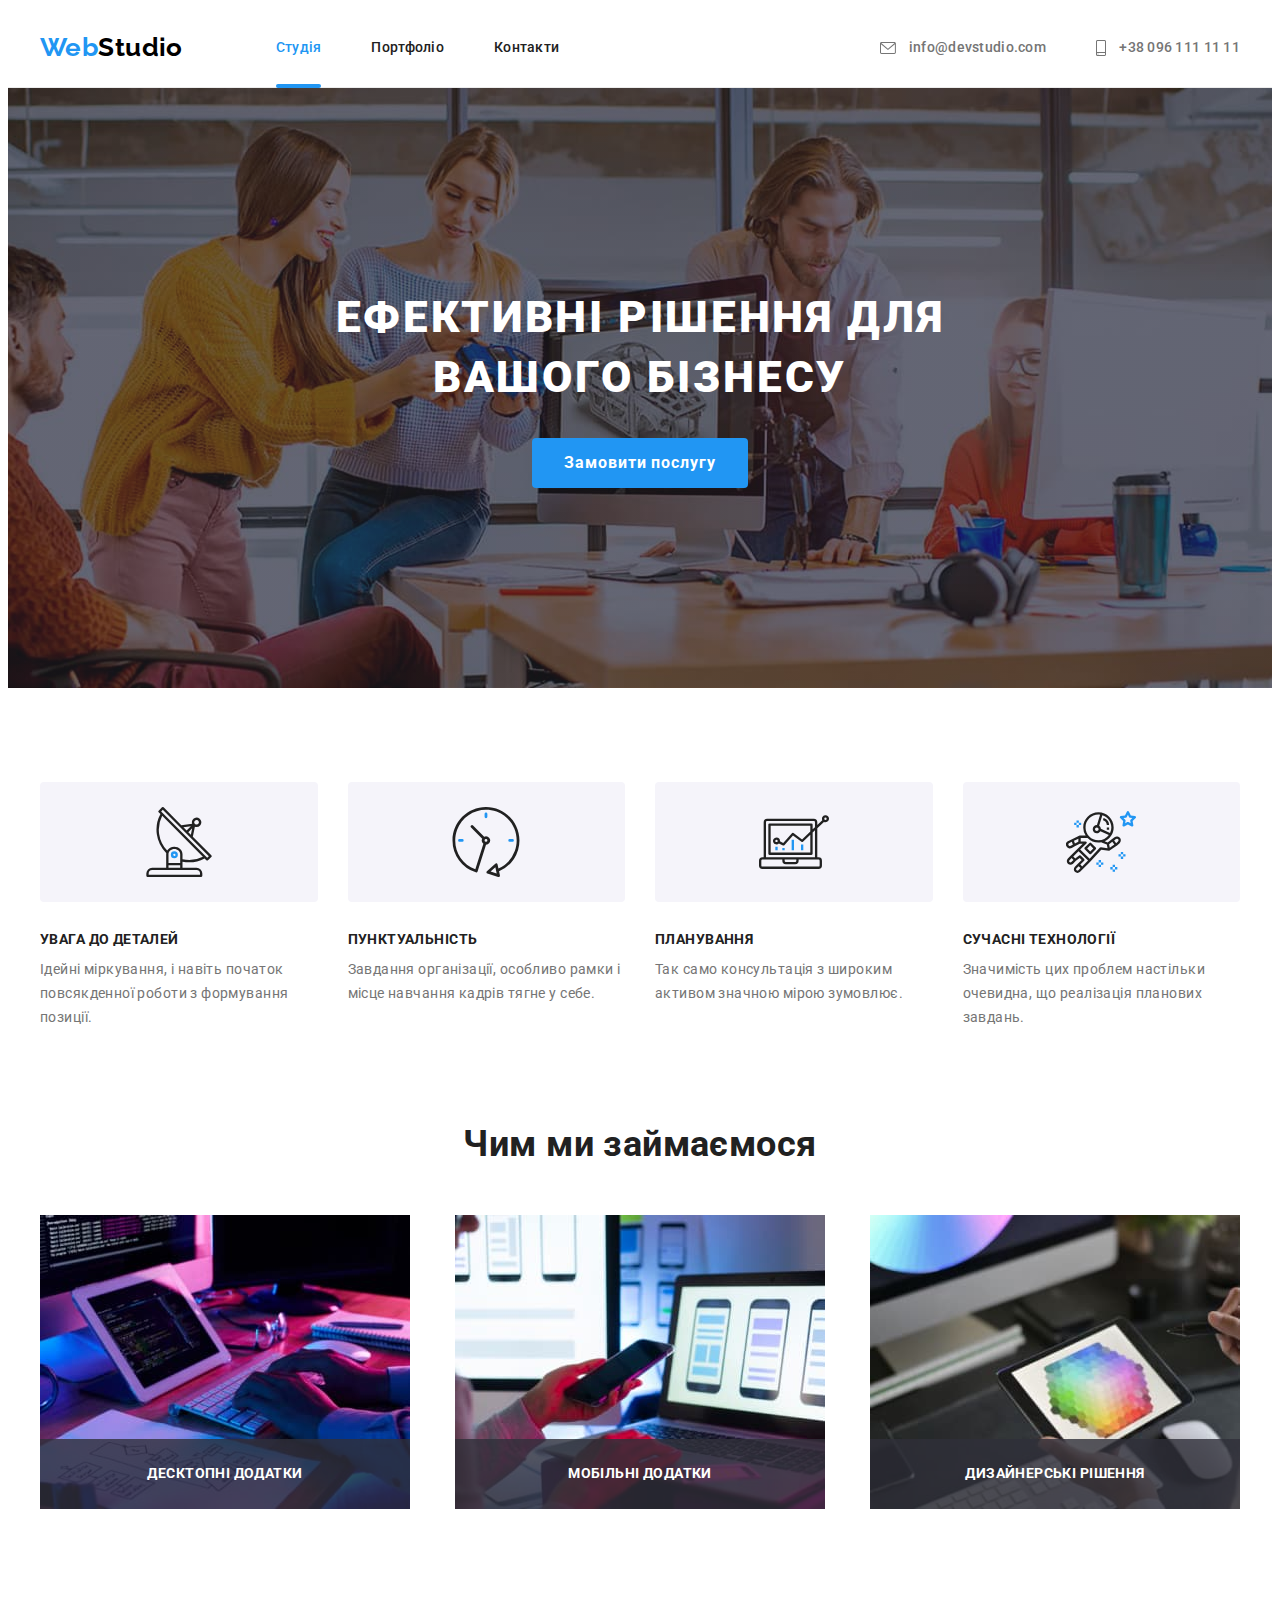
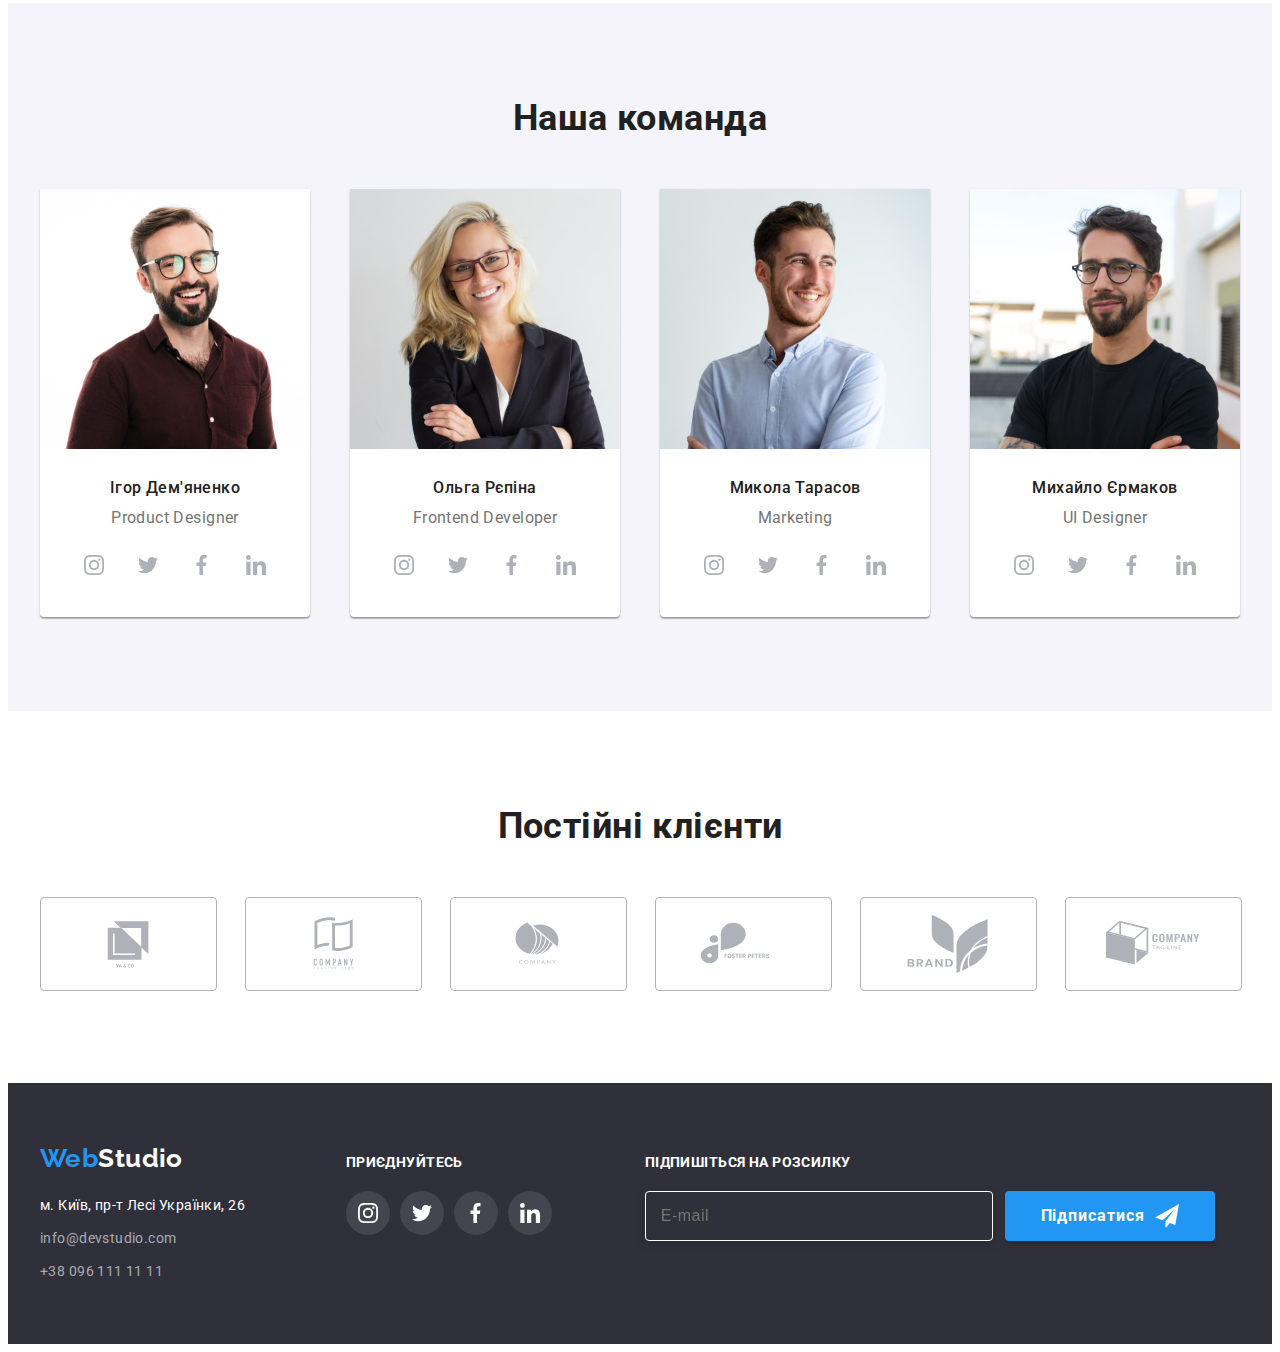
<file: index.html>
<!DOCTYPE html>
<html lang="uk">
  <head>
    <meta charset="UTF-8" />
    <meta http-equiv="X-UA-Compatible" content="IE=edge" />
    <meta name="viewport" content="width=device-width, initial-scale=1.0" />
    <title>WebStudio</title>

    <link rel="preconnect" href="https://fonts.googleapis.com" />
    <link rel="preconnect" href="https://fonts.gstatic.com" crossorigin />
    <link href="https://fonts.googleapis.com/css2?family=Raleway:wght@700&family=Roboto:wght@400;500;700;900&display=swap" rel="stylesheet" />

    <!-- normalize -->
    <link
      rel="stylesheet"
      href="https://cdnjs.cloudflare.com/ajax/libs/modern-normalize/1.1.0/modern-normalize.min.css"
      integrity="sha512-wpPYUAdjBVSE4KJnH1VR1HeZfpl1ub8YT/NKx4PuQ5NmX2tKuGu6U/JRp5y+Y8XG2tV+wKQpNHVUX03MfMFn9Q=="
      crossorigin="anonymous"
      referrerpolicy="no-referrer"
    />

    <link rel="stylesheet" href="./css/styles.css" />
  </head>
  <body>
    <!-- Шапка сторінки -->
    <header class="header">
      <div class="container header-container">
        <nav class="nav">
          <!-- логотип і навігація -->
          <a href="./index.html" class="logo">Web<span class="nav-logo">Studio</span> </a>

          <ul class="site-navigation list">
            <li><a href="" class="link current">Студія</a></li>
            <li><a href="./portfolio.html" class="link">Портфоліо</a></li>
            <li><a href="" class="link">Контакти</a></li>
          </ul>
        </nav>
        <ul class="nav-contact list">
          <li>
            <a href="mailto:info@devstudio.com" class="link">
              <svg class="mail-icon" width="16" height="12">
                <use href="./image/icons.svg#icon-mail"></use>
              </svg>

              info@devstudio.com</a
            >
          </li>
          <li>
            <a href="tel:+380961111111" class="link">
              <svg class="tel-icon" width="10" height="16">
                <use href="./image/icons.svg#icon-tel"></use>
              </svg>
              +38 096 111 11 11
            </a>
          </li>
        </ul>
      </div>
    </header>
    <main>
      <!-- герой -->
      <section class="section hero">
        <div class="container">
          <h1 class="hero-container hero-title">Ефективні рішення для вашого бізнесу</h1>
          <button type="button" class="hero-btn" data-modal-open>Замовити послугу</button>
        </div>
      </section>
      <!-- Особливості -->
      <section class="section fiature">
        <div class="container">
          <h2 class="visually-hidden">Особливості:</h2>
          <ul class="fiature-item list">
            <li class="advantages">
              <div class="icon-feature">
                <svg class="svg-feature">
                  <use href="./image/icons.svg#icon-antenna"></use>
                </svg>
              </div>

              <h3 class="fiature-title">Увага до деталей</h3>
              <p class="fiature-text">Ідейні міркування, і навіть початок повсякденної роботи з формування позиції.</p>
            </li>
            <li class="advantages">
              <div class="icon-feature">
                <svg class="svg-feature">
                  <use href="./image/icons.svg#icon-clock"></use>
                </svg>
              </div>

              <h3 class="fiature-title">Пунктуальність</h3>
              <p class="fiature-text">Завдання організації, особливо рамки і місце навчання кадрів тягне у себе.</p>
            </li>
            <li class="advantages">
              <div class="icon-feature">
                <svg class="svg-feature">
                  <use href="./image/icons.svg#icon-diagram"></use>
                </svg>
              </div>

              <h3 class="fiature-title">Планування</h3>
              <p class="fiature-text">Так само консультація з широким активом значною мірою зумовлює.</p>
            </li>
            <li class="advantages">
              <div class="icon-feature">
                <svg class="svg-feature">
                  <use href="./image/icons.svg#icon-astronaut"></use>
                </svg>
              </div>

              <h3 class="fiature-title">Сучасні технології</h3>
              <p class="fiature-text">Значимість цих проблем настільки очевидна, що реалізація планових завдань.</p>
            </li>
          </ul>
        </div>
      </section>
      <!-- Чим займаємося -->
      <section class="section work">
        <div class="container">
          <h2 class="section-title">Чим ми займаємося</h2>
          <ul class="case-list list">
            <li class="work-item">
              <div class="work-ademi">
                <img class="work-img" src="./image/box-1.jpg" alt="Комп'ютер" width="370" height="294" />
                <p class="ademi">Десктопні додатки</p>
              </div>
            </li>
            <li class="work-item">
              <div class="work-ademi">
                <img class="work-img" src="./image/box-2.jpg" alt="Комп'ютер" width="370" height="294" />
                <p class="ademi">Мобільні додатки</p>
              </div>
            </li>
            <li class="work-item">
              <div class="work-ademi">
                <img class="work-img" src="./image/box-3.jpg" alt="Комп'ютер" width="370" height="294" />
                <p class="ademi">Дизайнерські рішення</p>
              </div>
            </li>
          </ul>
        </div>
      </section>
      <!-- Команда розробників -->
      <section class="section command">
        <div class="container">
          <h2 class="section-title">Наша команда</h2>
          <ul class="command-item list">
            <li class="grid-item">
              <img src="./image/img.jpg" alt="people" width="270" height="260" />
              <div class="command-text">
                <h3 class="command-name">Ігор Дем'яненко</h3>
                <p class="command-position" lang="en">Product Designer</p>

                <ul class="list join-team">
                  <li class="list">
                    <a href="" class="icon-join-team">
                      <svg width="20" height="20" class="team-soc-icon">
                        <use href="./image/icons.svg#icon-insta"></use>
                      </svg>
                    </a>
                  </li>
                  <li class="list">
                    <a href="" class="icon-join-team">
                      <svg width="20" height="20" class="team-soc-icon">
                        <use href="./image/icons.svg#icon-twitter"></use>
                      </svg>
                    </a>
                  </li>
                  <li class="list">
                    <a href="" class="icon-join-team">
                      <svg width="20" height="20" class="team-soc-icon">
                        <use href="./image/icons.svg#icon-faceboock"></use>
                      </svg>
                    </a>
                  </li>
                  <li class="list item-join">
                    <a href="" class="icon-join-team">
                      <svg width="20" height="20" class="team-soc-icon">
                        <use href="./image/icons.svg#icon-in"></use>
                      </svg>
                    </a>
                  </li>
                </ul>
              </div>
            </li>
            <li class="grid-item">
              <img src="./image/img-1.jpg" alt="people" width="270" height="260" />
              <div class="command-text">
                <h3 class="command-name">Ольга Рєпіна</h3>
                <p class="command-position" lang="en">Frontend Developer</p>
                <ul class="list join-team">
                  <li class="list">
                    <a href="" class="icon-join-team">
                      <svg width="20" height="20" class="team-soc-icon">
                        <use href="./image/icons.svg#icon-insta"></use>
                      </svg>
                    </a>
                  </li>
                  <li class="list">
                    <a href="" class="icon-join-team">
                      <svg width="20" height="20" class="team-soc-icon">
                        <use href="./image/icons.svg#icon-twitter"></use>
                      </svg>
                    </a>
                  </li>
                  <li class="list">
                    <a href="" class="icon-join-team">
                      <svg width="20" height="20" class="team-soc-icon">
                        <use href="./image/icons.svg#icon-faceboock"></use>
                      </svg>
                    </a>
                  </li>
                  <li class="list item-join">
                    <a href="" class="icon-join-team">
                      <svg width="20" height="20" class="team-soc-icon">
                        <use href="./image/icons.svg#icon-in"></use>
                      </svg>
                    </a>
                  </li>
                </ul>
              </div>
            </li>
            <li class="grid-item">
              <img src="./image/img-2.jpg" alt="people" width="270" height="260" />
              <div class="command-text">
                <h3 class="command-name">Микола Тарасов</h3>
                <p class="command-position" lang="en">Marketing</p>

                <ul class="list join-team">
                  <li class="list">
                    <a href="" class="icon-join-team">
                      <svg width="20" height="20" class="team-soc-icon">
                        <use href="./image/icons.svg#icon-insta"></use>
                      </svg>
                    </a>
                  </li>
                  <li class="list">
                    <a href="" class="icon-join-team">
                      <svg width="20" height="20" class="team-soc-icon">
                        <use href="./image/icons.svg#icon-twitter"></use>
                      </svg>
                    </a>
                  </li>
                  <li class="list">
                    <a href="" class="icon-join-team">
                      <svg width="20" height="20" class="team-soc-icon">
                        <use href="./image/icons.svg#icon-faceboock"></use>
                      </svg>
                    </a>
                  </li>
                  <li class="list item-join">
                    <a href="" class="icon-join-team">
                      <svg width="20" height="20" class="team-soc-icon">
                        <use href="./image/icons.svg#icon-in"></use>
                      </svg>
                    </a>
                  </li>
                </ul>
              </div>
            </li>
            <li class="grid-item">
              <img src="./image/img-3.jpg" alt="people" width="270" />
              <div class="command-text">
                <h3 class="command-name">Михайло Єрмаков</h3>
                <p class="command-position" lang="en">UI Designer</p>

                <ul class="list join-team">
                  <li class="list">
                    <a href="" class="icon-join-team">
                      <svg width="20" height="20" class="team-soc-icon">
                        <use href="./image/icons.svg#icon-insta"></use>
                      </svg>
                    </a>
                  </li>
                  <li class="list">
                    <a href="" class="icon-join-team">
                      <svg width="20" height="20" class="team-soc-icon">
                        <use href="./image/icons.svg#icon-twitter"></use>
                      </svg>
                    </a>
                  </li>
                  <li class="list">
                    <a href="" class="icon-join-team">
                      <svg width="20" height="20" class="team-soc-icon">
                        <use href="./image/icons.svg#icon-faceboock"></use>
                      </svg>
                    </a>
                  </li>
                  <li class="list item-join">
                    <a href="" class="icon-join-team">
                      <svg width="20" height="20" class="team-soc-icon">
                        <use href="./image/icons.svg#icon-in"></use>
                      </svg>
                    </a>
                  </li>
                </ul>
              </div>
            </li>
          </ul>
        </div>
      </section>
      <section class="section">
        <div class="container">
          <h2 class="section-title">Постійні клієнти</h2>
          <ul class="client-list list">
            <li class="client-item">
              <a href="" class="client-soc-link link">
                <svg class="client-soc-icon" width="106" height="60">
                  <use href="./image/icons.svg#icon-yaco"></use>
                </svg>
              </a>
            </li>
            <li class="client-item">
              <a href="" class="client-soc-link link">
                <svg class="client-soc-icon" width="106" height="60">
                  <use href="./image/icons.svg#icon-company-here"></use>
                </svg>
              </a>
            </li>
            <li class="client-item">
              <a href="" class="client-soc-link link">
                <svg class="client-soc-icon" width="106" height="60">
                  <use href="./image/icons.svg#icon-company"></use>
                </svg>
              </a>
            </li>
            <li class="client-item">
              <a href="" class="client-soc-link link">
                <svg class="client-soc-icon" width="106" height="60">
                  <use href="./image/icons.svg#icon-forser"></use>
                </svg>
              </a>
            </li>
            <li class="client-item">
              <a href="" class="client-soc-link link">
                <svg class="client-soc-icon" width="106" height="60">
                  <use href="./image/icons.svg#icon-brand"></use>
                </svg>
              </a>
            </li>
            <li class="client-item">
              <a href="" class="client-soc-link link">
                <svg class="client-soc-icon" width="106" height="60">
                  <use href="./image/icons.svg#icon-company-cube"></use>
                </svg>
              </a>
            </li>
          </ul>
        </div>
      </section>
    </main>
    <!-- Футер -->
    <footer class="footer">
      <div class="container contact">
        <!-- адреса і контакти -->
        <div class="adr-container">
          <a class="logo" href="./index.html"> Web<span class="footer-logo">Studio</span></a>
          <address>
            <ul class="list">
              <li>
                <a href="https://goo.gl/maps/VgpdDLuRD4vqMxRU8" target="_blank" rel="noopener noreferrer nofollow" class="footer-address"
                  >м. Київ, пр-т Лесі Українки, 26</a
                >
              </li>
              <li class="adr-footer"><a href="mailto:info@devstudio.com" class="footer-cont">info@devstudio.com</a></li>
              <li class="adr-footer"><a href="tel:+380961111111" class="footer-cont">+38 096 111 11 11</a></li>
            </ul>
          </address>
        </div>

        <div class="footer-social-cont">
          <h3 class="text-title">приєднуйтесь</h3>
          <ul class="list join-team">
            <li class="social-box">
              <a href="" class="icon-join-team">
                <svg class="social-icon" width="20" height="20">
                  <use xlink:href="./image/icons.svg#icon-insta"></use>
                </svg>
              </a>
            </li>
            <li class="social-box">
              <a href="" class="icon-join-team">
                <svg class="social-icon" width="20" height="20">
                  <use xlink:href="./image/icons.svg#icon-twitter"></use>
                </svg>
              </a>
            </li>
            <li class="social-box">
              <a href="" class="icon-join-team">
                <svg class="social-icon" width="20" height="20">
                  <use xlink:href="./image/icons.svg#icon-faceboock"></use>
                </svg>
              </a>
            </li>
            <li class="social-box">
              <a href="" class="icon-join-team">
                <svg class="social-icon" width="20" height="20">
                  <use xlink:href="./image/icons.svg#icon-in"></use>
                </svg>
              </a>
            </li>
          </ul>
        </div>

        <!-- Підписаться -->
        <div class="subscribe-cont">
          <h4 class="subscribe-title">Підпишіться на розсилку</h4>
          <form action="./index.html" class="form-foot" autocomplete="off">
            <input type="email" class="foot-mail" name="email" placeholder="E-mail" />
            <button class="hero-btn foot-btn">
              Підписатися
              <svg class="foot-svg" width="24" height="24">
                <use href="./image/icons.svg#icon-icon-send"></use>
              </svg>
            </button>
          </form>
        </div>
      </div>
    </footer>

    <div class="backdrop is-hidden" data-modal>
      <div class="modal">
        <button class="modal-btn" data-modal-close>
          <svg class="btn-close" width="10" height="10">
            <use href="./image/icons.svg#icon-ZZ"></use>
          </svg>
        </button>
        <p class="modal-title">Залиште свої дані, ми вам передзвонимо</p>
        <form class="modal-form">
          <div class="modal-field">
            <label for="user-name" class="input-label">Ім'я</label>
            <div class="input-wrap">
              <input type="text" name="user-name" class="modal-input" placeholder="Введіть ім'я" required id="user-name" />

              <svg class="modal-input-icon" width="18" height="18">
                <use xlink:href="./image/icons.svg#icon-person-backdrop"></use>
              </svg>
            </div>
          </div>

          <div class="modal-field">
            <label for="user-tel" class="input-label">Телефон</label>
            <div class="input-wrap">
              <input type="tel" name="user-tel" class="modal-input" placeholder="Введіть телефон " required id="user-tel" />

              <svg class="modal-input-icon" width="18" height="18">
                <use xlink:href="./image/icons.svg#icon-phone-backdrop"></use>
              </svg>
            </div>
          </div>

          <div class="modal-field">
            <label for="user-email" class="input-label">Пошта</label>
            <div class="input-wrap">
              <input type="email" name="user-email" class="modal-input" placeholder="Введіть пошту " id="user-email" />

              <svg class="modal-input-icon" width="18" height="18">
                <use xlink:href="./image/icons.svg#icon-email-backdrop"></use>
              </svg>
            </div>
          </div>

          <div class="modal-field">
            <label for="user-comment" class="input-label">Коментар</label>
            <textarea name="user-comment" id="user-comment" class="form-label" placeholder="Введіть текст"></textarea>
          </div>

          <div class="modal-chek">
            <input type="checkbox" name="privat " id="privat" class="input-chek visually-hidden" />
            <label for="privat" class="check-text"
              ><span>
                <svg class="check-icon" width="16" height="15">
                  <use xlink:href="./image/icons.svg#icon-che-1"></use>
                </svg>
              </span>
              Погоджуюся з розсилкою та приймаю <a class="policy-contract" href="./index.html">Умови договору</a></label
            >
          </div>
          <button class="form-btm" type="submit">Відправити</button>
        </form>
      </div>
    </div>

    <script src="./js/modal.js"></script>
  </body>
</html>
</file>
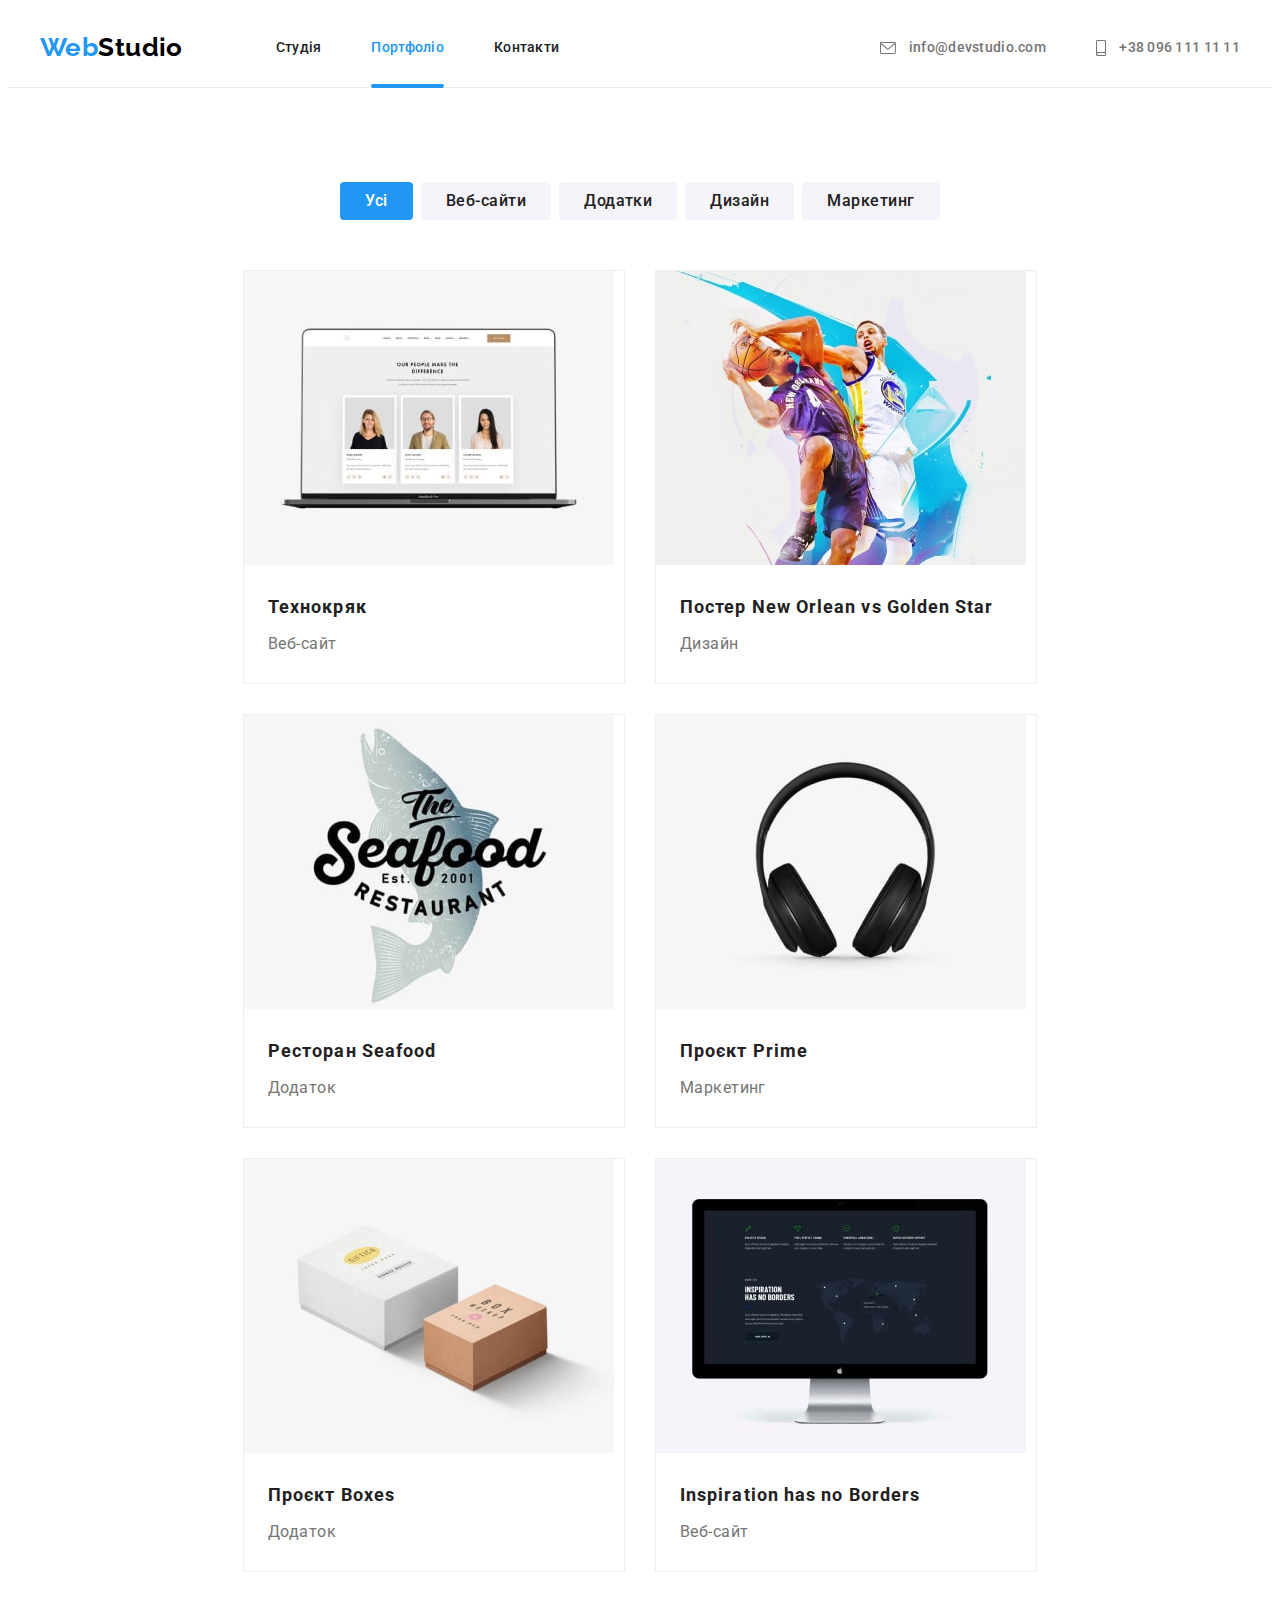
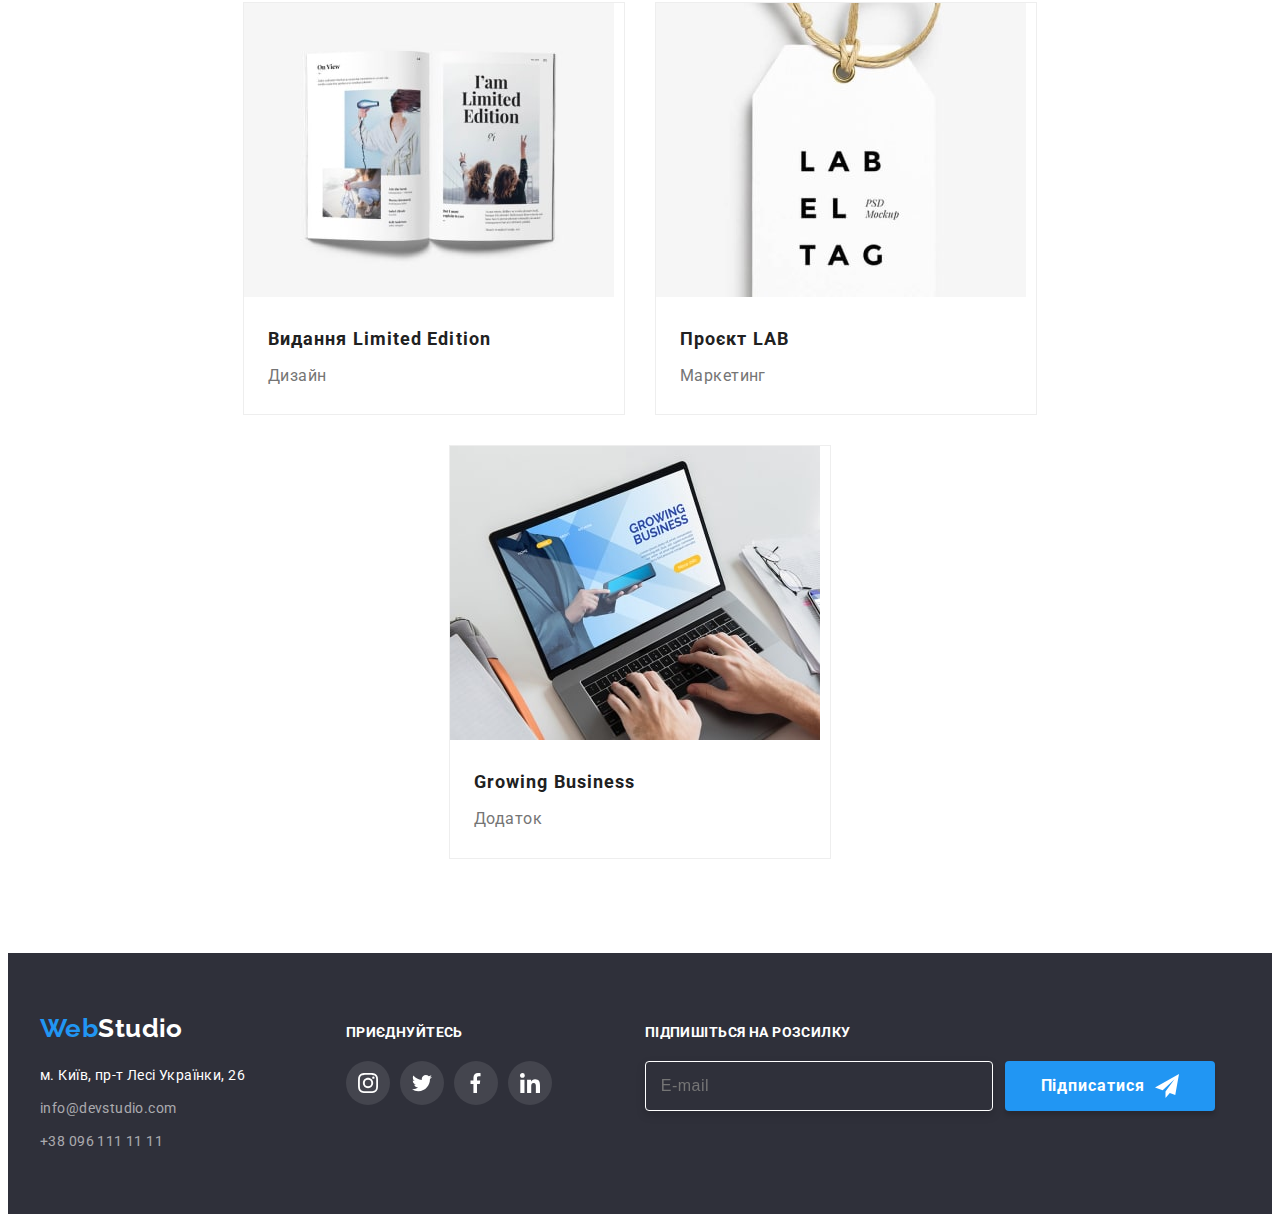
<file: portfolio.html>
<!DOCTYPE html>
<html lang="uk">
  <head>
    <meta charset="UTF-8" />
    <meta http-equiv="X-UA-Compatible" content="IE=edge" />
    <meta name="viewport" content="width=device-width, initial-scale=1.0" />
    <title>Студія</title>
    <link rel="preconnect" href="https://fonts.googleapis.com" />
    <link rel="preconnect" href="https://fonts.gstatic.com" crossorigin />
    <link href="https://fonts.googleapis.com/css2?family=Raleway:wght@700&family=Roboto:wght@400;500;700;900&display=swap" rel="stylesheet" />

    <!-- normalize -->
    <link
      rel="stylesheet"
      href="https://cdnjs.cloudflare.com/ajax/libs/modern-normalize/1.1.0/modern-normalize.min.css"
      integrity="sha512-wpPYUAdjBVSE4KJnH1VR1HeZfpl1ub8YT/NKx4PuQ5NmX2tKuGu6U/JRp5y+Y8XG2tV+wKQpNHVUX03MfMFn9Q=="
      crossorigin="anonymous"
      referrerpolicy="no-referrer"
    />

    <link rel="stylesheet" href="./css/styles.css" />
  </head>
  <body>
    <!-- шапка сайту -->
    <header class="header">
      <div class="container header-container">
        <nav class="nav">
          <!-- логотип і навігація -->
          <a href="./index.html" class="logo">Web<span class="nav-logo">Studio</span> </a>

          <ul class="site-navigation list">
            <li><a href="./index.html" class="link">Студія</a></li>
            <li><a href="./portfolio.html" class="link current">Портфоліо</a></li>
            <li><a href="" class="link">Контакти</a></li>
          </ul>
        </nav>
        <ul class="nav-contact list">
          <li>
            <a href="mailto:info@devstudio.com" class="link">
              <svg class="mail-icon" width="16" height="12">
                <use href="./image/icons.svg#icon-mail"></use>
              </svg>

              info@devstudio.com</a
            >
          </li>
          <li>
            <a href="tel:+380961111111" class="link">
              <svg class="tel-icon" width="10" height="16">
                <use href="./image/icons.svg#icon-tel"></use>
              </svg>
              +38 096 111 11 11
            </a>
          </li>
        </ul>
      </div>
    </header>
    <main>
      <section class="section content-section">
        <div class="container">
          <h1 class="visually-hidden">Контент</h1>
          <ul class="content-filter list">
            <li><button type="button" class="filter-btn btn-current">Усі</button></li>
            <li><button type="button" class="filter-btn">Веб-сайти</button></li>
            <li><button type="button" class="filter-btn">Додатки</button></li>
            <li><button type="button" class="filter-btn">Дизайн</button></li>
            <li><button type="button" class="filter-btn">Маркетинг</button></li>
          </ul>
          <ul class="content-item list">
            <li class="project-items">
              <div class="studio-top-wrap">
                <img src="./image/portfolio/comp-min.jpg" alt="Технокряк" width="370" height="294" />
                <p class="studio-top-text">
                  Ресурс пропонує комплексні пропозиції з різним рівнем функціоналу та сервісів. Все це дозволить відвідувачу отримати вичерпні
                  відомості про компанію чи приватну особу.
                </p>
              </div>

              <div class="content-wrap">
                <h2 class="content-title content-title">Технокряк</h2>
                <p class="content-text">Веб-сайт</p>
              </div>
            </li>
            <li class="project-items">
              <div class="studio-top-wrap">
                <img src="./image/portfolio/basket-min.jpg" alt="Постер New Orlean vs Golden Star" width="370" height="294" />
                <p class="studio-top-text">
                  Ресурс пропонує комплексні пропозиції з різним рівнем функціоналу та сервісів. Все це дозволить відвідувачу отримати вичерпні
                  відомості про компанію чи приватну особу.
                </p>
              </div>
              <div class="content-wrap">
                <h2 class="content-title">Постер New Orlean vs Golden Star</h2>
                <p class="content-text">Дизайн</p>
              </div>
            </li>
            <li class="project-items">
              <img src="./image/portfolio/seafood-min.jpg" alt="Ресторан Seafood" width="370" height="294" />
              <div class="content-wrap">
                <h2 class="content-title">Ресторан Seafood</h2>
                <p class="content-text">Додаток</p>
              </div>
            </li>
            <li class="project-items">
              <img src="./image/portfolio/headphones-min.jpg" alt="Проєкт Prime" width="370" height="294" />
              <div class="content-wrap">
                <h2 class="content-title">Проєкт Prime</h2>
                <p class="content-text">Маркетинг</p>
              </div>
            </li>
            <li class="project-items">
              <img src="./image/portfolio/box-min.jpg" alt="Проєкт Boxes" width="370" height="294" />
              <div class="content-wrap">
                <h2 class="content-title">Проєкт Boxes</h2>
                <p class="content-text">Додаток</p>
              </div>
            </li>
            <li class="project-items">
              <img src="./image/portfolio/compp-min.jpg" alt="Inspiration has no Borders" width="370" height="294" />
              <div class="content-wrap">
                <h2 class="content-title">Inspiration has no Borders</h2>
                <p class="content-text">Веб-сайт</p>
              </div>
            </li>
            <li class="project-items">
              <img src="./image/portfolio/book-min.jpg" alt="Видання Limited Edition" width="370" height="294" />
              <div class="content-wrap">
                <h2 class="content-title">Видання Limited Edition</h2>
                <p class="content-text">Дизайн</p>
              </div>
            </li>
            <li class="project-items">
              <img src="./image/portfolio/tag-min.jpg" alt="Проєкт LAB" width="370" height="294" />
              <div class="content-wrap">
                <h2 class="content-title">Проєкт LAB</h2>
                <p class="content-text">Маркетинг</p>
              </div>
            </li>
            <li class="project-items">
              <img src="./image/portfolio/compik-min.jpg" alt="Growing Business" width="370" height="294" />
              <div class="content-wrap">
                <h2 class="content-title">Growing Business</h2>
                <p class="content-text">Додаток</p>
              </div>
            </li>
          </ul>
        </div>
      </section>
    </main>
    <footer class="footer">
      <div class="container contact">
        <div class="adr-container">
          <a class="logo" href="./index.html"> Web<span class="footer-logo">Studio</span></a>
          <!-- адреса і контакти -->

          <address>
            <ul class="list">
              <li>
                <a href="https://goo.gl/maps/VgpdDLuRD4vqMxRU8" target="_blank" rel="noopener noreferrer nofollow" class="footer-address"
                  >м. Київ, пр-т Лесі Українки, 26</a
                >
              </li>
              <li class="adr-footer"><a href="mailto:info@devstudio.com" class="footer-cont">info@devstudio.com</a></li>
              <li class="adr-footer"><a href="tel:+380961111111" class="footer-cont">+38 096 111 11 11</a></li>
            </ul>
          </address>
        </div>

        <div class="footer-social-cont">
          <h3 class="text-title">приєднуйтесь</h3>
          <ul class="list join-team">
            <li class="social-box">
              <a href="" class="icon-join-team">
                <svg class="social-icon" width="20" height="20">
                  <use xlink:href="./image/icons.svg#icon-insta"></use>
                </svg>
              </a>
            </li>
            <li class="social-box">
              <a href="" class="icon-join-team">
                <svg class="social-icon" width="20" height="20">
                  <use xlink:href="./image/icons.svg#icon-twitter"></use>
                </svg>
              </a>
            </li>
            <li class="social-box">
              <a href="" class="icon-join-team">
                <svg class="social-icon" width="20" height="20">
                  <use xlink:href="./image/icons.svg#icon-faceboock"></use>
                </svg>
              </a>
            </li>
            <li class="social-box">
              <a href="" class="icon-join-team">
                <svg class="social-icon" width="20" height="20">
                  <use xlink:href="./image/icons.svg#icon-in"></use>
                </svg>
              </a>
            </li>
          </ul>
        </div>
        <!-- Підписаться -->
        <div class="subscribe-cont">
          <h4 class="subscribe-title">Підпишіться на розсилку</h4>
          <form action="./index.html" class="form-foot" autocomplete="off">
            <input type="email" class="foot-mail" name="email" placeholder="E-mail" />
            <button class="hero-btn foot-btn">
              Підписатися
              <svg class="foot-svg" width="24" height="24">
                <use href="./image/icons.svg#icon-icon-send"></use>
              </svg>
            </button>
          </form>
        </div>
      </div>
    </footer>
  </body>
</html>
</file>
<file: css/styles.css>
:root {
  /* колір основного тексту  */
  --main-color: #212121;
  /* другій колір  */
  --second-color: #757575;
  /* третій колір */
  --third-color: #2196f3;
  /* білий колір */
  --write-color: #ffffff;
  /* колір фону */
  --color-fon: #2f303a;

  --cubic-bazier: cubic-bezier(0.4, 0, 0.2, 1);
}

.section {
  padding-top: 94px;
  padding-bottom: 94px;
}
body {
  background-color: var(--write-color);
  font-family: 'Roboto', sans-serif;
  color: var(--main-color);
  letter-spacing: 0.03em;
  font-size: 14px;
}
/* reset */
p,
h1,
h2,
h3,
h4,
h5,
h6 {
  margin: 0;
}
ul,
ol {
  margin: 0;
  justify-content: center;
}
p,
ul,
ol,
li {
  margin-left: 0;
  padding-left: 0;
}
button {
  cursor: pointer;
}
address {
  font-style: normal;
}
img {
  display: block;
  max-width: 100%;
  height: auto;
}
/* Лого */
.logo {
  font-family: 'Raleway', sans-serif;
  font-weight: 700;
  font-size: 26px;
  line-height: 1.19;
  color: var(--third-color);
  text-decoration: none;
  margin-right: 93px;
}
.nav-logo {
  color: #000000;
}
.conteiner {
  width: 1200px;
  padding-left: 15;
  padding-right: 15px;
  margin-left: auto;
  margin-right: auto;
}
/* site nav */
.list {
  list-style: none;
}
.site-navigation .link,
.nav-contact .link {
  font-weight: 500;
  line-height: 1.14;
  letter-spacing: 0.02em;
  text-decoration: none;
  color: var(--main-color);
  transition: color 250ms var(--cubic-bazier);
}
.site-navigation .link:hover,
.site-navigation .link:focus,
.nav-contact .link:hover,
.nav-contact .link:focus {
  color: var(--third-color);
}
.link.current {
  color: var(--third-color);
}

.container {
  width: 1200px;
  margin: 0 auto;
  padding-left: 15px;
  padding-right: 15px;
}

.nav-contact .link {
  color: var(--second-color);
}
.nav {
  display: flex;
  margin-right: auto;
}
.site-navigation {
  display: flex;
  gap: 50px;
}

.link.current {
  position: relative;
}

.link.current::after {
  content: '';
  position: absolute;
  left: 0;
  top: 31px;
  display: block;
  width: 100%;
  height: 4px;
  border-radius: 2px;
  background-color: var(--third-color);
  margin-top: 14.5px;
}
.nav-contact {
  display: flex;
  align-items: center;
  gap: 50px;
}
.header {
  padding-top: 24px;
  padding-bottom: 24px;
  border-bottom: 1px solid #ececec;
}
.header-container {
  display: flex;
}
.mail-icon,
.tel-icon {
  margin-right: 10px;
  vertical-align: middle;
  fill: currentColor;
}

/* герой */
.hero {
  background-color: var(--color-fon);
  padding-top: 200px;
  padding-bottom: 200px;
  text-align: center;
  background-color: var(--secondary-color-fon);
  background-image: linear-gradient(to right, rgba(47, 48, 58, 0.4), rgba(47, 48, 58, 0.4)), url(../image/bg-hero.jpg);

  max-width: 1600px;
  margin: 0 auto;
  background-position: center;
}

.hero-container {
  max-width: 696px;
  margin-left: auto;
  margin-right: auto;
}
.hero-title {
  font-weight: 900;
  font-size: 44px;
  line-height: 1.36;
  text-align: center;
  letter-spacing: 0.06em;
  color: var(--write-color);
  text-transform: uppercase;
}

.hero-btn {
  font-family: inherit;
  font-weight: 700;
  font-size: 16px;
  line-height: 1.86;
  letter-spacing: 0.06em;
  color: var(--write-color);
  background-color: var(--third-color);
  cursor: pointer;
  width: 216px;
  height: 50.08px;
  left: 692px;
  top: 430.58px;
  border-radius: 4px;
  margin-top: 30px;
  border: none;
  transition: background-color 250ms var(--cubic-bazier);
}
.hero-btn:hover,
.hero-btn:focus {
  background-color: #188ce8;
  box-shadow: 0px 4px 4px rgba(0, 0, 0, 0.15);
}
.visually-hidden {
  position: absolute;
  white-space: nowrap;
  width: 1px;
  height: 1px;
  overflow: hidden;
  border: 0;
  padding: 0;
  clip: rect(0 0 0 0);
  clip-path: inset(50%);
  margin: -1px;
}
.advantages {
  flex-basis: calc((100% - 90px) / 4);
}

/* .fiature-item .advantages::before {
  content: '';
  display: block;
  height: 120px;
  width: 270px;
  margin-bottom: 30px;
  background-size: auto;
  background-repeat: no-repeat;
  background-position: center;
  background-color: #f5f4fa;
  border-radius: 4px;
} */

.icon-feature {
  height: 120px;
  display: flex;
  justify-content: center;
  align-items: center;
  margin-bottom: 30px;
  background-color: #f5f4fa;
  border-radius: 4px;
}

.svg-feature {
  width: 70px;
  height: 70px;
}

/* .advantages-icon-1::before {
  background-image: url(../image/antenna.svg);
}
.advantages-icon-2::before {
  background-image: url(../image/clock.svg);
}

.advantages-icon-3::before {
  background-image: url(../image/diagram.svg);
}

.advantages-icon-4::before {
  background-image: url(../image/astronaut.svg);
} */

.fiature {
  padding-bottom: 0;
}
.fiature-title {
  font-size: 14px;
  line-height: 1.14;
  text-transform: uppercase;
}
.fiature-text {
  line-height: 1.71;
  color: var(--second-color);
  margin-top: 10px;
}
.figure {
  padding-bottom: 0;
}
.figure .conteiner {
  padding-left: 60px;
  padding-right: 60px;
}
.fiature-item {
  display: flex;
  gap: 30px;
}

.footer .text-title,
.subscribe-title {
  color: var(--write-color);
  text-transform: uppercase;
  font-size: 14px;
  line-height: 1.14;
  margin-bottom: 20px;
}
/* work */
/* команда розробників*/

.command {
  background: #f5f4fa;
}
.command-item {
  display: flex;
  justify-content: space-between;
}
.grid-item {
  background-color: white;
  box-shadow: 0px 1px 3px rgba(0, 0, 0, 0.12), 0px 1px 1px rgba(0, 0, 0, 0.14), 0px 2px 1px rgba(0, 0, 0, 0.2);
  border-radius: 0px 0px 4px 4px;
}

.join-team {
  display: flex;
  gap: 10px;
  justify-content: center;
  margin-top: 16px;
}
.icon-join-team {
  display: flex;
  flex-wrap: wrap;
  width: 44px;
  height: 44px;
  border-radius: 50%;
  background-color: var(--write-color);
  fill: #afb1b8;
  justify-content: center;
  align-content: center;
  background-size: 20px;
  transition: background-color 250ms var(--cubic-bazier), fill 250ms var(--cubic-bazier);
}

.icon-join-team:focus,
.icon-join-team:hover {
  background-color: var(--third-color);
  fill: var(--write-color);
}

.command-text {
  padding-top: 30px;
  padding-bottom: 30px;
}

.section-title {
  font-size: 36px;
  text-align: center;
  margin-bottom: 50px;
}
.case-list {
  display: flex;
  justify-content: space-between;
}
.work-ademi {
  position: relative;
}
.ademi {
  position: absolute;
  bottom: 0;
  left: 0;
  width: 100%;
  height: 70px;
  background: rgba(47, 48, 58, 0.8);
  color: var(--write-color);
  display: flex;
  align-items: center;
  justify-content: center;
  line-height: 1.14;
  text-transform: uppercase;
  font-weight: bold;
}
.command-name {
  font-weight: 500;
  font-size: 16px;
  line-height: 1.18;
  text-align: center;
}
.command-position {
  color: var(--second-color);
  text-align: center;
  font-size: 16px;
  margin-top: 10px;
}

.client-list {
  display: flex;
  gap: 30px;
}
.client-item {
  width: calc((100% - 150px) / 6);
  height: 92px;
}
.client-soc-link {
  width: 100%;
  height: 100%;
  border: 1px solid #afb1b8;
  border-radius: 1px;
  display: flex;
  align-items: center;
  justify-content: center;
  border-radius: 4px;
  fill: #afb1b8;
  transition: fill 250ms var(--cubic-bazier), border 250ms var(--cubic-bazier);
}
/* .client-soc-icon {
  fill: #afb1b8;
} */
/* .client-soc-icon:hover,
.client-soc-icon:focus {
  fill: var(--third-color);
} */
.client-soc-link:hover,
.client-soc-link:focus {
  fill: var(--third-color);
  border: 1px solid var(--third-color);
}

.footer .logo {
  display: block;
  margin-bottom: 20px;
}
.footer {
  background-color: var(--color-fon);
  padding-top: 60px;
  padding-bottom: 60px;
}
.footer-logo {
  color: var(--write-color);
}

.footer-address {
  font-style: normal;
  line-height: 1.71;
  color: var(--write-color);
  text-decoration: none;
}
.footer-cont {
  color: rgba(255, 255, 255, 0.6);
  text-decoration: none;
  line-height: 1.71;
  font-style: normal;
  transition: color 250ms var(--cubic-bazier);
}

.contact {
  display: flex;
  align-items: baseline;
}
.footer-social-cont {
  margin-left: 70px;
}

/* Portfolio */
.filter-btn {
  font-family: inherit;
  font-style: normal;
  font-weight: 500;
  font-size: 16px;
  line-height: 1.62;
  letter-spacing: 0.03em;
  color: var(--main-color);
  background-color: #f5f4fa;
  cursor: pointer;
}

.filter-btn:focus {
  color: var(--write-color);
  background-color: var(--third-color);
  box-shadow: 0px 3px 1px rgba(0, 0, 0, 0.1), 0px 1px 2px rgba(0, 0, 0, 0.08), 0px 2px 2px rgba(0, 0, 0, 0.12);
}

.content-title {
  font-weight: 700;
  font-size: 18px;
  line-height: 2;
  letter-spacing: 0.06em;
  color: var(--main-color);
}
.content-text {
  font-size: 16px;
  line-height: 1.87;
  color: var(--main-color);
}

.adr-footer {
  margin-top: 9px;
}

.footer .icon-join-team {
  background-color: rgba(255, 255, 255, 0.1);
  fill: var(--write-color);
}

.footer .icon-join-team:focus,
.footer .icon-join-team:hover {
  background-color: var(--third-color);
}

/* portfolio */
.filter-btn {
  font-family: inherit;
  font-style: normal;
  font-weight: 500;
  font-size: 16px;
  line-height: 1.62;
  letter-spacing: 0.03em;
  color: var(--main-color);
  background-color: #f5f4fa;
  letter-spacing: 0.03em;
  cursor: pointer;
  border: none;
  border-radius: 4px;
  padding: 6px 25px;
  transition: background-color 250ms var(--cubic-bazier), box-shadow 250ms var(--cubic-bazier);
}
.btn-current {
  background-color: var(--third-color);
  color: var(--write-color);
}
.site-navigation {
  display: flex;
  align-items: center;
}
.nav-contact {
  display: flex;
}

.filter-btn:hover {
  color: var(--write-color);
  background-color: var(--third-color);
  box-shadow: 0px 3px 1px rgba(0, 0, 0, 0.1), 0px 1px 2px rgba(0, 0, 0, 0.08), 0px 2px 2px rgba(0, 0, 0, 0.12);
}
.content-title {
  font-size: 18px;
  line-height: 2;
  letter-spacing: 0.06em;
  color: var(--main-color);
  margin-bottom: 4px;
}
.content-text {
  font-size: 16px;
  line-height: 1.87;
  color: var(--second-color);
  text-align: left;
}
.footer .footer-cont:hover,
.footer .footer-cont:focus {
  color: var(--third-color);
}
.content-filter {
  display: flex;
  gap: 8px;
  margin-bottom: 50px;
}
.content-item {
  display: flex;
  flex-wrap: wrap;
  gap: 30px;
}
.studio-top-wrap {
  position: relative;
  overflow: hidden;
}

.studio-top-text {
  position: absolute;
  top: 0;
  padding: 63px 24px;
  color: var(--write-color);
  font-size: 18px;
  font-weight: 400;
  line-height: 1.5;
  background-color: rgba(33, 150, 243, 0.9);
  height: 100%;
  transform: translateY(100%);
  transition: transform 250ms var(--cubic-bazier);
}

.project-items:hover .studio-top-text {
  transform: translateY(0);
}

.content-wrap {
  padding: 24px 24px;
}
.project-items {
  border: 1px solid #eeeeee;
  flex-basis: calc((100% - 60px) / 3);
  cursor: pointer;
  transition: box-shadow 250ms var(--cubic-bazier);
}
.project-items:hover,
.project-items:focus {
  box-shadow: 0px 1px 1px rgba(0, 0, 0, 0.12), 0px 4px 4px rgba(0, 0, 0, 0.06), 1px 4px 6px rgba(0, 0, 0, 0.16);
}

/* Модалка */

.backdrop {
  position: fixed;
  top: 0;
  left: 0;

  background-color: rgba(0, 0, 0, 0.2);

  width: 100vw;
  height: 100vh;

  transition: opacity 500ms var(--cubic-bazier), visibility 500ms var(--cubic-bazier);
}

.backdrop.is-hidden {
  visibility: hidden;
  opacity: 0;
  pointer-events: none;
}

.backdrop.is-hidden .modal {
  transform: scale(0.75) rotate(180deg) translate(100%);
}

.modal {
  width: 528px;
  min-height: 581px;

  position: absolute;
  top: 50%;
  left: 50%;
  padding: 40px;
  transform: translate(-50%, -50%);
  transition: transform 250ms var(--cubic-bazier);
  background-color: var(--write-color);
}

.modal-btn {
  position: absolute;
  top: 8px;
  right: 8px;

  display: flex;
  align-items: center;

  width: 25px;
  height: 25px;
  justify-content: center;

  border-radius: 50%;
  background: #ffffff;
  border: 1px solid rgba(0, 0, 0, 0.1);
}

.modal-title {
  font-size: 20px;
  font-weight: 700;
  text-align: center;
  line-height: 1.34;
  margin-bottom: 12px;
}
.modal-field {
  margin-bottom: 20px;
}
.input-wrap {
  position: relative;
}

.btn-close {
  fill: #000000;
  transition: fill 250ms var(--cubic-bazier);
}

.modal-btn:hover .btn-close,
.modal-btn:focus .btn-close {
  fill: var(--third-color);
}

.modal-input {
  width: 100%;
  height: 40px;
  border: 1px solid rgba(33, 33, 33, 0.2);
  border-radius: 4px;
  padding-left: 35px;
  outline: transparent;
  transition: border-color 250ms var(--cubic-bazier);
  cursor: pointer;
}

/* .form-label::placeholder {
  padding: 12px 16px;
} */

.form-label {
  display: block;
  width: 100%;
  height: 120px;
  border: 1px solid rgba(33, 33, 33, 0.2);
  border-radius: 4px;
  resize: none;
  padding: 12px 16px;
  outline: transparent;
}
.modal-input:focus,
.form-label:focus {
  border-color: var(--third-color);
}

.input-label {
  font-size: 12px;
  color: var(--second-color);
  display: block;
  margin-bottom: 4px;
}

.modal-input:focus + .modal-input-icon {
  fill: var(--third-color);
}

.modal-input-icon {
  position: absolute;
  left: 12px;
  top: 50%;
  transform: translateY(-50%);
  transition: fill 250ms var(--cubic-bazier);
}
.policy-contract {
  color: var(--third-color);
  margin-left: 5px;
}
.check-text {
  font-size: 14px;
  color: var(--second-color);
  display: flex;
  align-items: center;
  cursor: pointer;
  line-height: 24px;
}
/* .check-text::before {
  content: '';
  width: 16px;
  height: 15px;
  border: 2px solid var(--main-color);
  border-radius: 2px;
  margin-right: 8px;
}
.input-chek:checked + .check-text::before {
  background-color: var(--third-color);
  border-color: transparent;
  background-image: url(../image/check.svg);
} */

.check-text span {
  width: 16px;
  height: 15px;
  border: 2px solid var(--main-color);
  border-radius: 2px;
  margin-right: 8px;
  display: flex;
  align-items: center;
  justify-content: center;
  fill: transparent;
}
.input-chek:checked + .check-text span {
  background-color: var(--third-color);
  border-color: transparent;
  fill: var(--write-color);
}

.input-chek:focus + .check-text span {
  border-color: var(--third-color);
}
.modal-chek {
  margin-top: 20px;
  display: flex;
  justify-content: center;
}

.form-btm {
  display: flex;
  align-items: center;
  justify-content: center;
  margin: 0 auto;
  padding: 10px 52px;
  border: none;
  border-radius: 4px;

  font-weight: 700;
  font-size: 16px;
  line-height: 1.87;
  letter-spacing: 0.06em;
  cursor: pointer;
  background-color: var(--third-color);
  box-shadow: 0px 4px 4px rgb(0 0 0 / 15%);
  color: var(--write-color);
  transition: background-color 250ms var(--cubic-bazier);
  margin-top: 30px;
  cursor: pointer;
}
.form-btm:hover {
  background-color: #188ce8;
}

.form-foot {
  display: flex;
}
.foot-mail {
  width: 358px;
  height: 50px;
  background-color: var(--color-fon);
  border: 1px solid var(--write-color);
  box-sizing: border-box;
  filter: drop-shadow(0px 4px 4px rgba(0, 0, 0, 0.15));
  color: var(--write-color);
  border-radius: 4px;
  padding-left: 15px;
  font-size: 16px;
  line-height: 1.25;
  letter-spacing: 0.03em;

  cursor: pointer;
}

.subscribe-cont {
  width: 570px;
  margin-left: 93px;
}
.foot-mail:focus {
  outline: none;
}
.foot-btn {
  display: inline-flex;
  align-items: center;
  justify-content: center;
  border: none;
  margin: 0;

  box-shadow: 0px 4px 4px rgb(0 0 0 / 15%);

  cursor: pointer;
  min-height: 43px;
  margin-left: 12px;
}
.foot-svg {
  fill: var(--write-color);
  margin-left: 10px;
}
</file>
